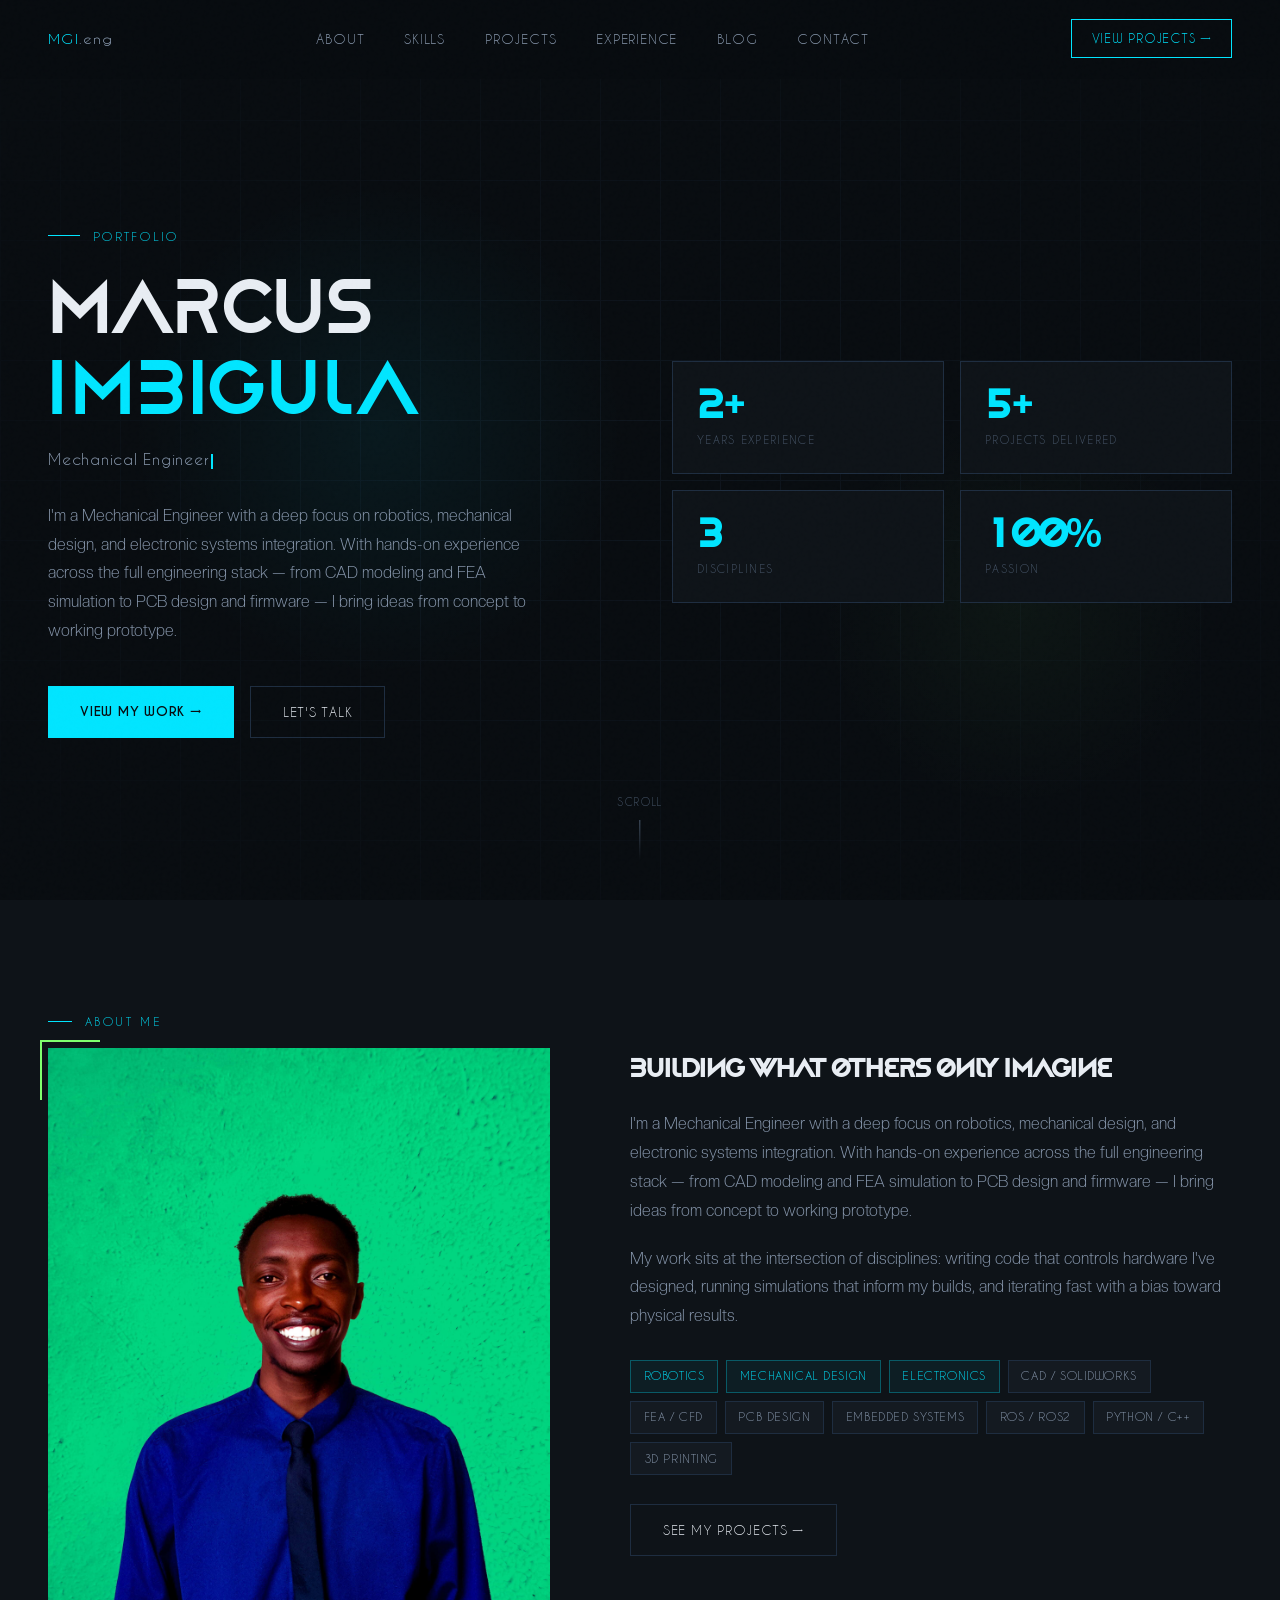
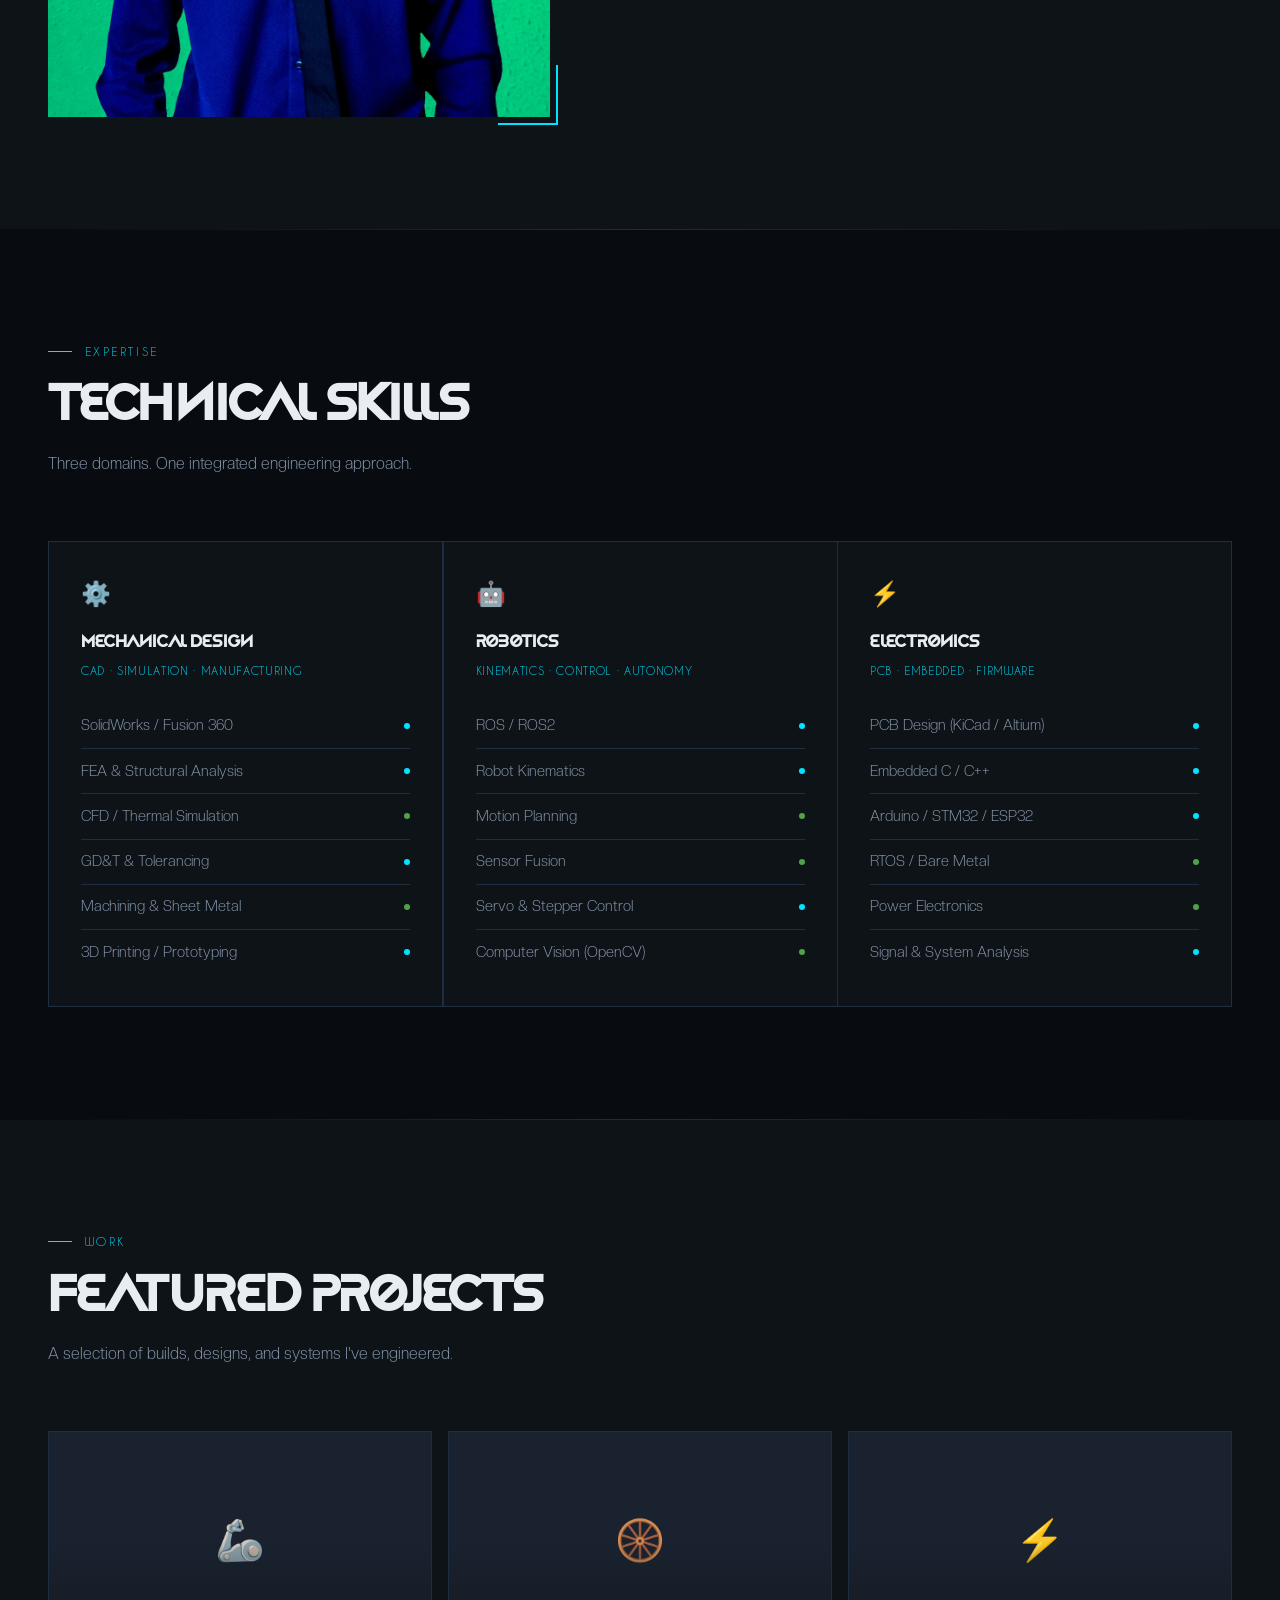
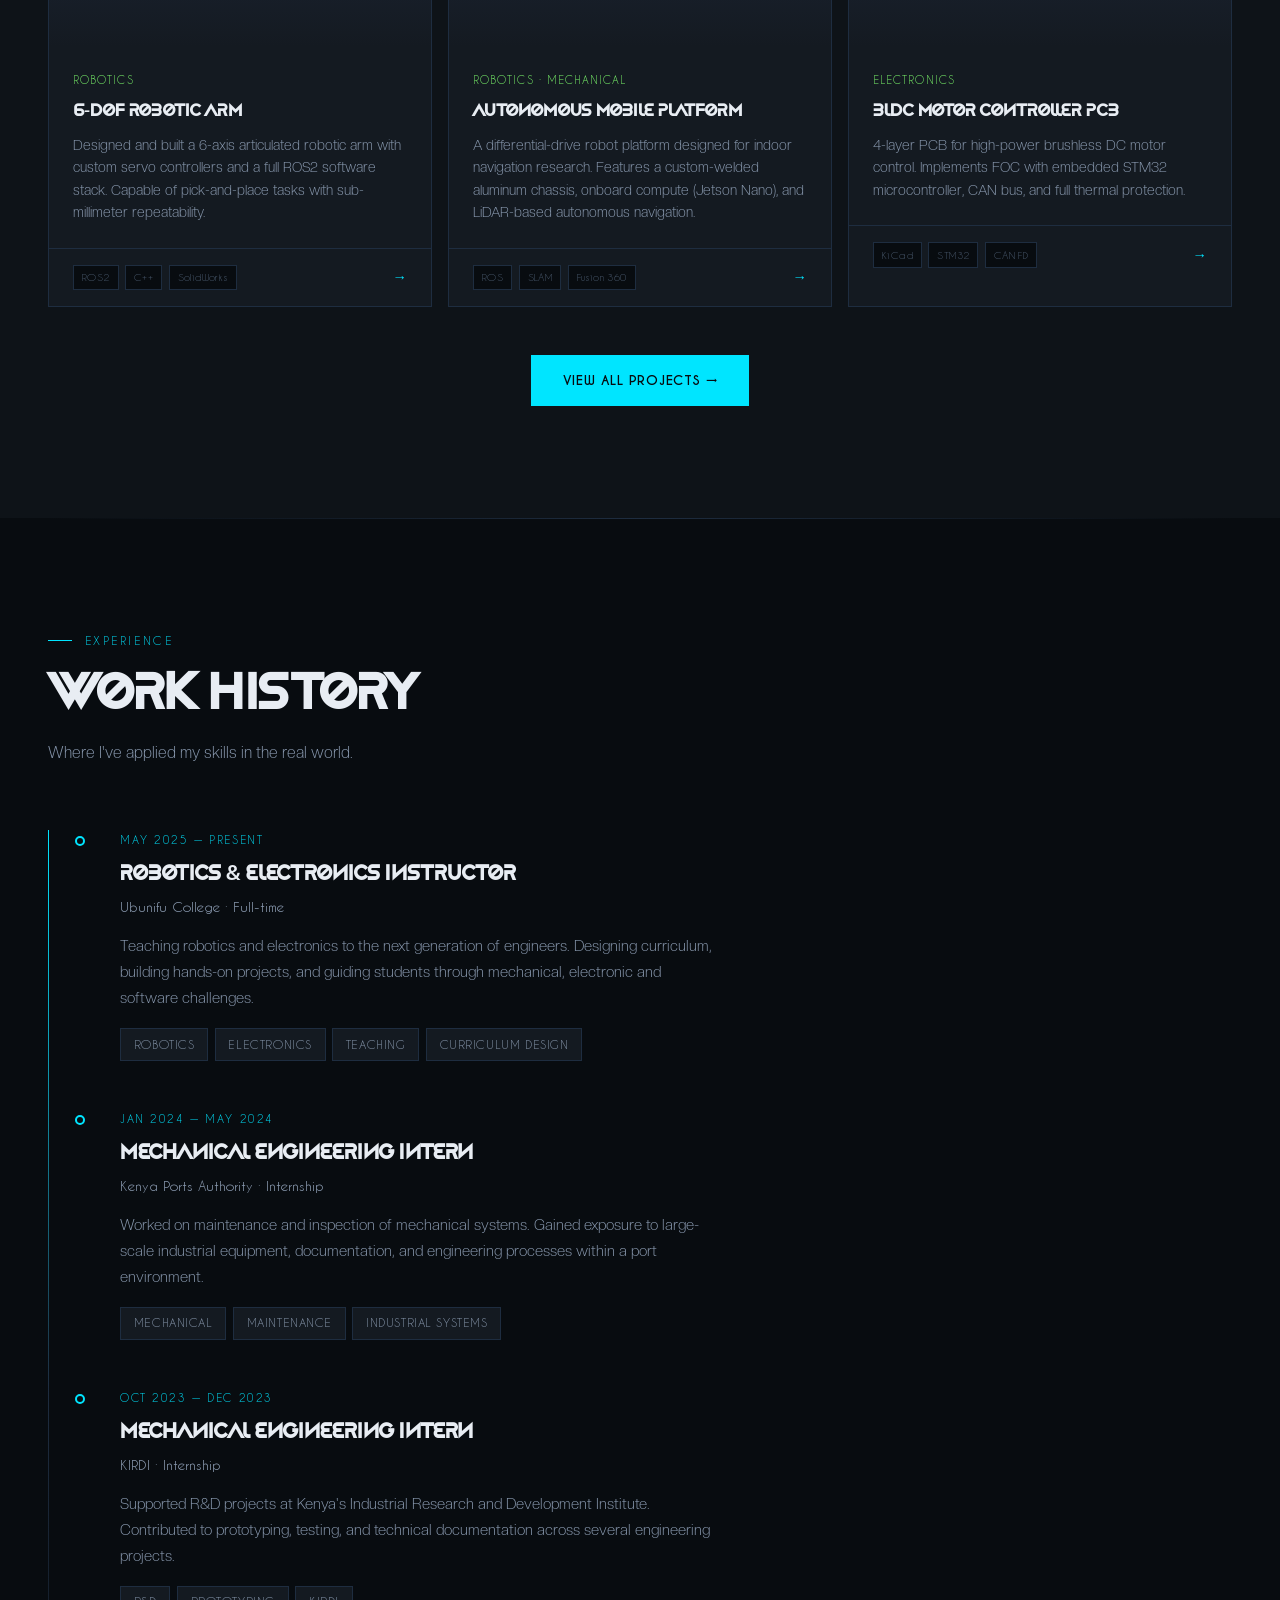
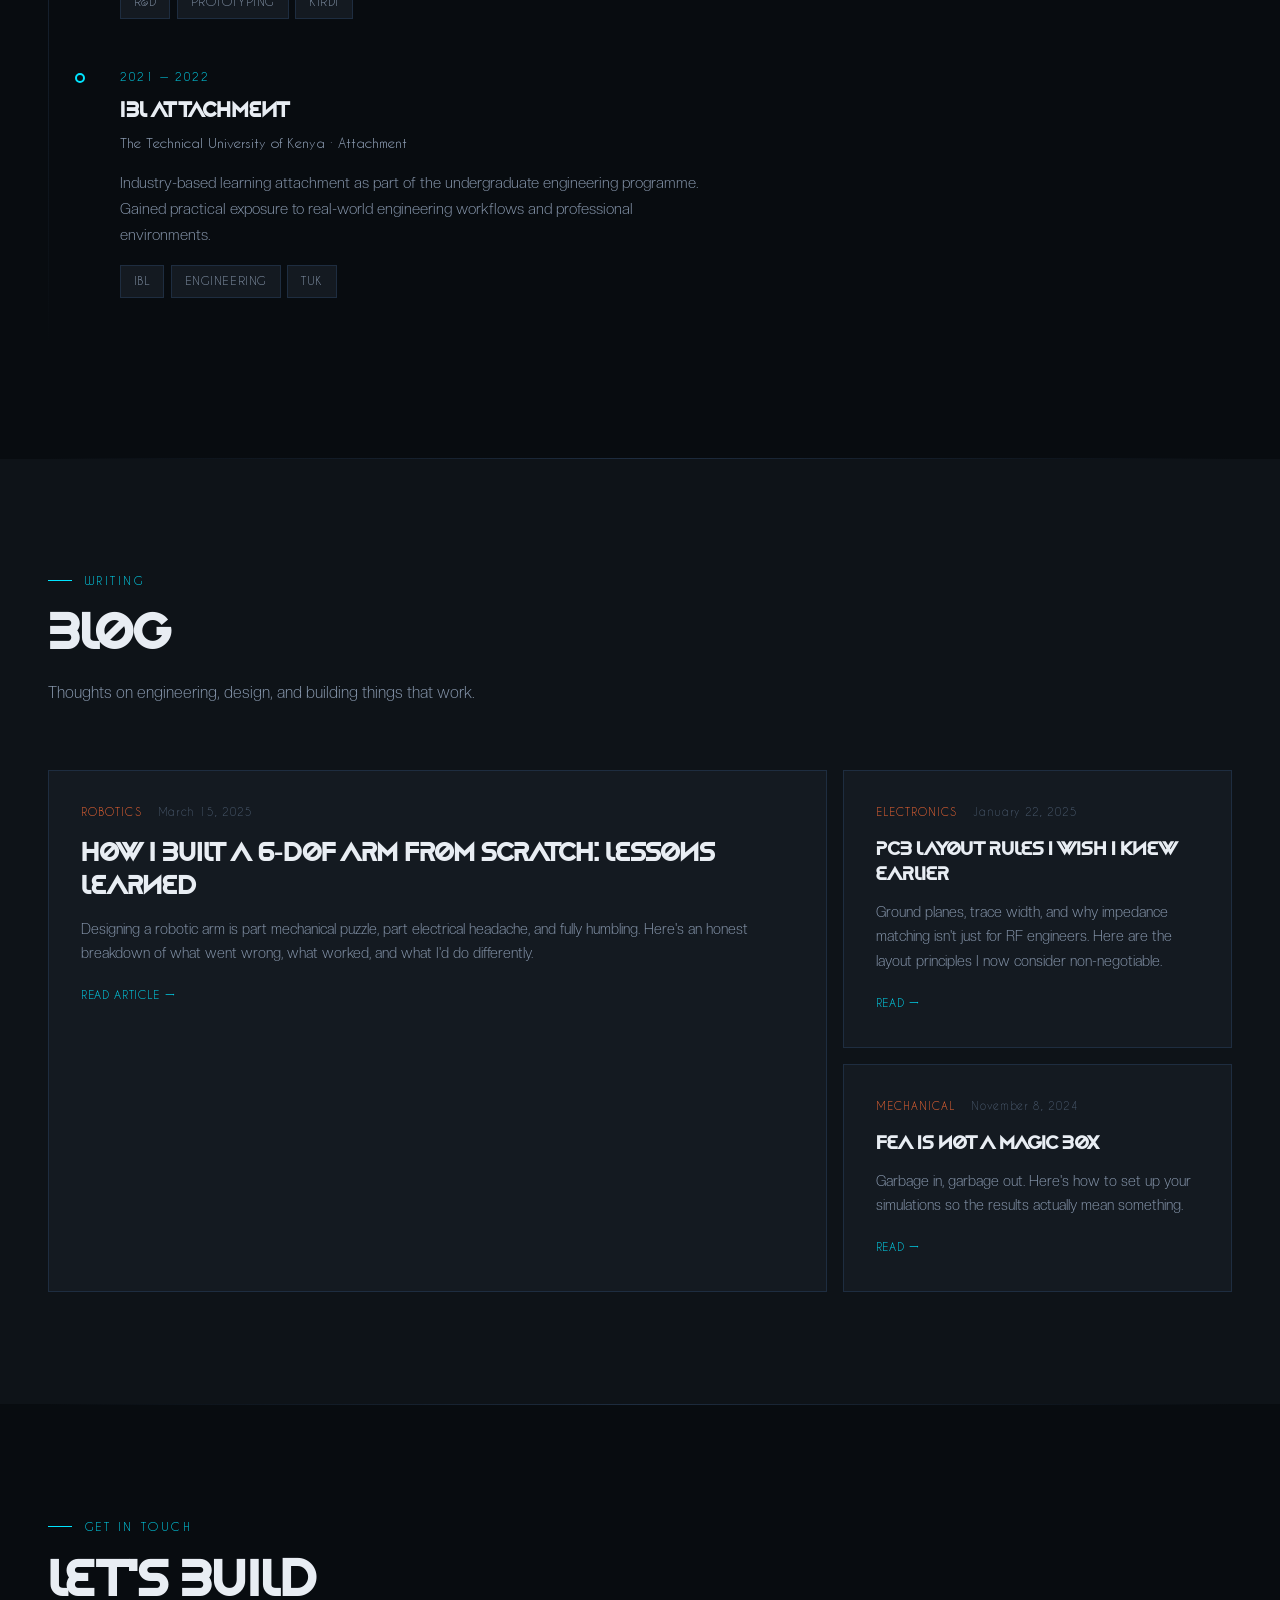
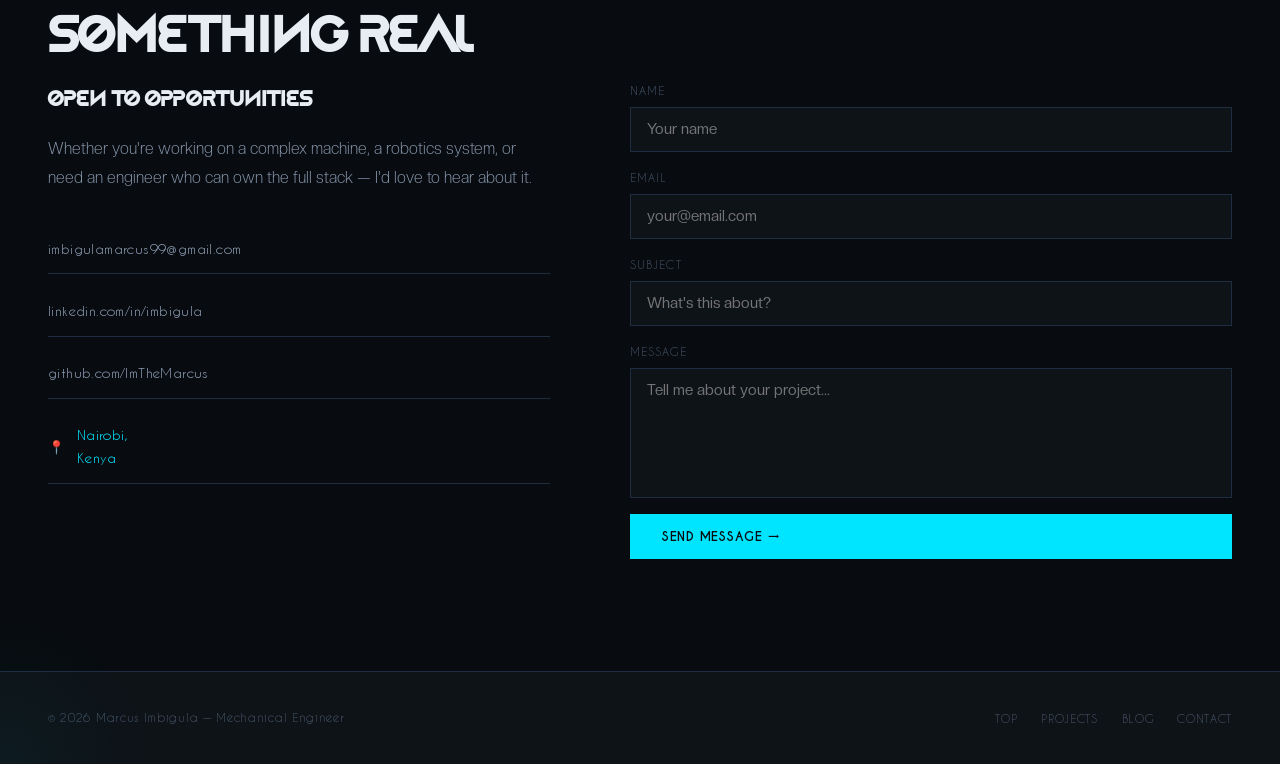
<file: index.html>
<!DOCTYPE html>
<html lang="en">
<head>
  <meta charset="UTF-8" />
  <meta name="viewport" content="width=device-width, initial-scale=1.0" />
  <title>Your Name — Mechanical Engineer</title>
  <meta name="description" content="Mechanical Engineer specializing in robotics, mechanical design, and electronic systems." />
  <link rel="stylesheet" href="css/style.css" />
  <link rel="icon" href="data:image/svg+xml,<svg xmlns='http://www.w3.org/2000/svg' viewBox='0 0 100 100'><text y='.9em' font-size='90'>⚙️</text></svg>" />
</head>
<body>

  <!-- ── NAVIGATION ── -->
  <nav>
    <a href="index.html" class="nav-logo">YN<span>.eng</span></a>
    <ul class="nav-links">
      <li><a href="#about">About</a></li>
      <li><a href="#skills">Skills</a></li>
      <li><a href="#projects">Projects</a></li>
      <li><a href="#work">Experience</a></li>
      <li><a href="#blog">Blog</a></li>
      <li><a href="#contact">Contact</a></li>
    </ul>
    <a href="pages/projects.html" class="nav-cta">View Projects →</a>
    <div class="hamburger" aria-label="Menu">
      <span></span><span></span><span></span>
    </div>
  </nav>

  <!-- ── HERO ── -->
  <section class="hero" id="hero">
    <div class="hero-grid-bg"></div>
    <div class="hero-glow"></div>
    <div class="hero-glow-2"></div>

    <div class="hero-content">
      <div class="hero-left">
        <p class="hero-eyebrow">Portfolio</p>
        <h1 class="hero-name" id="hero-name">
        </h1>
        <p class="hero-title">
          <span id="typing-text">Mechanical Engineer</span><span class="typing-cursor"></span>
        </p>
        <p class="hero-desc" id="hero-desc"></p>
        <div class="hero-actions">
          <a href="#projects" class="btn-primary">View My Work →</a>
          <a href="#contact" class="btn-secondary">Let's Talk</a>
        </div>
      </div>

      <div class="hero-right">
        <div class="hero-stat-cards" id="hero-stats"></div>
      </div>
    </div>

    <div class="hero-scroll-indicator">Scroll</div>
  </section>

  <!-- ── ABOUT ── -->
  <section id="about">
    <div class="section-inner">
      <p class="section-label reveal">About Me</p>
      <div class="about-grid">
        <div class="about-image-wrap reveal">
          <img src="assets/profile-photo.jpeg"
               alt="Marcus Imbigula"
               style="width:100%; height:100%; object-fit:cover; display:block;" />
          <div class="about-image-accent"></div>
          <div class="about-image-accent-2"></div>
        </div>

        <div class="about-content reveal reveal-delay-2">
          <h3 id="about-tagline"></h3>
          <div id="about-bio"></div>
          <div class="about-tags" id="about-tags"></div>
          <a href="pages/projects.html" class="btn-secondary">See My Projects →</a>
        </div>
      </div>
    </div>
  </section>

  <div class="section-divider"></div>

  <!-- ── SKILLS ── -->
  <section id="skills">
    <div class="section-inner">
      <p class="section-label reveal">Expertise</p>
      <h2 class="section-title reveal">Technical Skills</h2>
      <p class="section-subtitle reveal">Three domains. One integrated engineering approach.</p>
      <div class="skills-grid reveal" id="skills-grid"></div>
    </div>
  </section>

  <div class="section-divider"></div>

  <!-- ── PROJECTS PREVIEW ── -->
  <section id="projects">
    <div class="section-inner">
      <p class="section-label reveal">Work</p>
      <h2 class="section-title reveal">Featured Projects</h2>
      <p class="section-subtitle reveal">A selection of builds, designs, and systems I've engineered.</p>
      <div class="projects-preview-grid" id="projects-preview"></div>
      <div class="projects-cta reveal">
        <a href="pages/projects.html" class="btn-primary">View All Projects →</a>
      </div>
    </div>
  </section>

  <div class="section-divider"></div>

  <!-- ── WORK HISTORY ── -->
  <section id="work">
    <div class="section-inner">
      <p class="section-label reveal">Experience</p>
      <h2 class="section-title reveal">Work History</h2>
      <p class="section-subtitle reveal">Where I've applied my skills in the real world.</p>
      <div class="timeline" id="work-timeline"></div>
    </div>
  </section>

  <div class="section-divider"></div>

  <!-- ── BLOG ── -->
  <section id="blog">
    <div class="section-inner">
      <p class="section-label reveal">Writing</p>
      <h2 class="section-title reveal">Blog</h2>
      <p class="section-subtitle reveal">Thoughts on engineering, design, and building things that work.</p>
      <div class="blog-grid reveal" id="blog-preview"></div>
    </div>
  </section>

  <div class="section-divider"></div>

  <!-- ── CONTACT ── -->
  <section id="contact">
    <div class="section-inner">
      <p class="section-label reveal">Get In Touch</p>
      <h2 class="section-title reveal">Let's Build <br/>Something Real</h2>

      <div class="contact-grid">
        <div class="contact-info reveal">
          <h3>Open to Opportunities</h3>
          <p>Whether you're working on a complex machine, a robotics system, or need an engineer who can own the full stack — I'd love to hear about it.</p>
          <div class="contact-links">
            <a href="#" class="contact-link contact-email"><span>✉</span> loading...</a>
            <a href="#" class="contact-link contact-linkedin" target="_blank"><span>in</span> loading...</a>
            <a href="#" class="contact-link contact-github" target="_blank"><span>⌥</span> loading...</a>
            <span class="contact-link"><span>📍</span> <span class="contact-location"></span></span>
          </div>
        </div>

        <form class="contact-form reveal reveal-delay-2" id="contact-form"
              action="https://formspree.io/f/xeeprjnp"
              method="POST">
          <div class="form-group">
            <label class="form-label">Name</label>
            <input type="text" name="name" class="form-input" placeholder="Your name" required />
          </div>
          <div class="form-group">
            <label class="form-label">Email</label>
            <input type="email" name="email" class="form-input" placeholder="your@email.com" required />
          </div>
          <div class="form-group">
            <label class="form-label">Subject</label>
            <input type="text" name="subject" class="form-input" placeholder="What's this about?" required />
          </div>
          <div class="form-group">
            <label class="form-label">Message</label>
            <textarea name="message" class="form-textarea" placeholder="Tell me about your project..." required></textarea>
          </div>
          <div id="form-status" style="display:none;"></div>
          <button type="submit" class="btn-primary" id="form-submit-btn">Send Message →</button>
        </form>
      </div>
    </div>
  </section>

  <!-- ── FOOTER ── -->
  <footer>
    <p class="footer-copy"></p>
    <ul class="footer-links">
      <li><a href="#hero">Top</a></li>
      <li><a href="pages/projects.html">Projects</a></li>
      <li><a href="pages/blog.html">Blog</a></li>
      <li><a href="#contact">Contact</a></li>
    </ul>
  </footer>

  <!-- data → interactions → render (render calls observeReveals which main defines) -->
  <script src="js/data.js"></script>
  <script src="js/main.js"></script>
  <script src="js/render.js"></script>
</body>
</html>
</file>
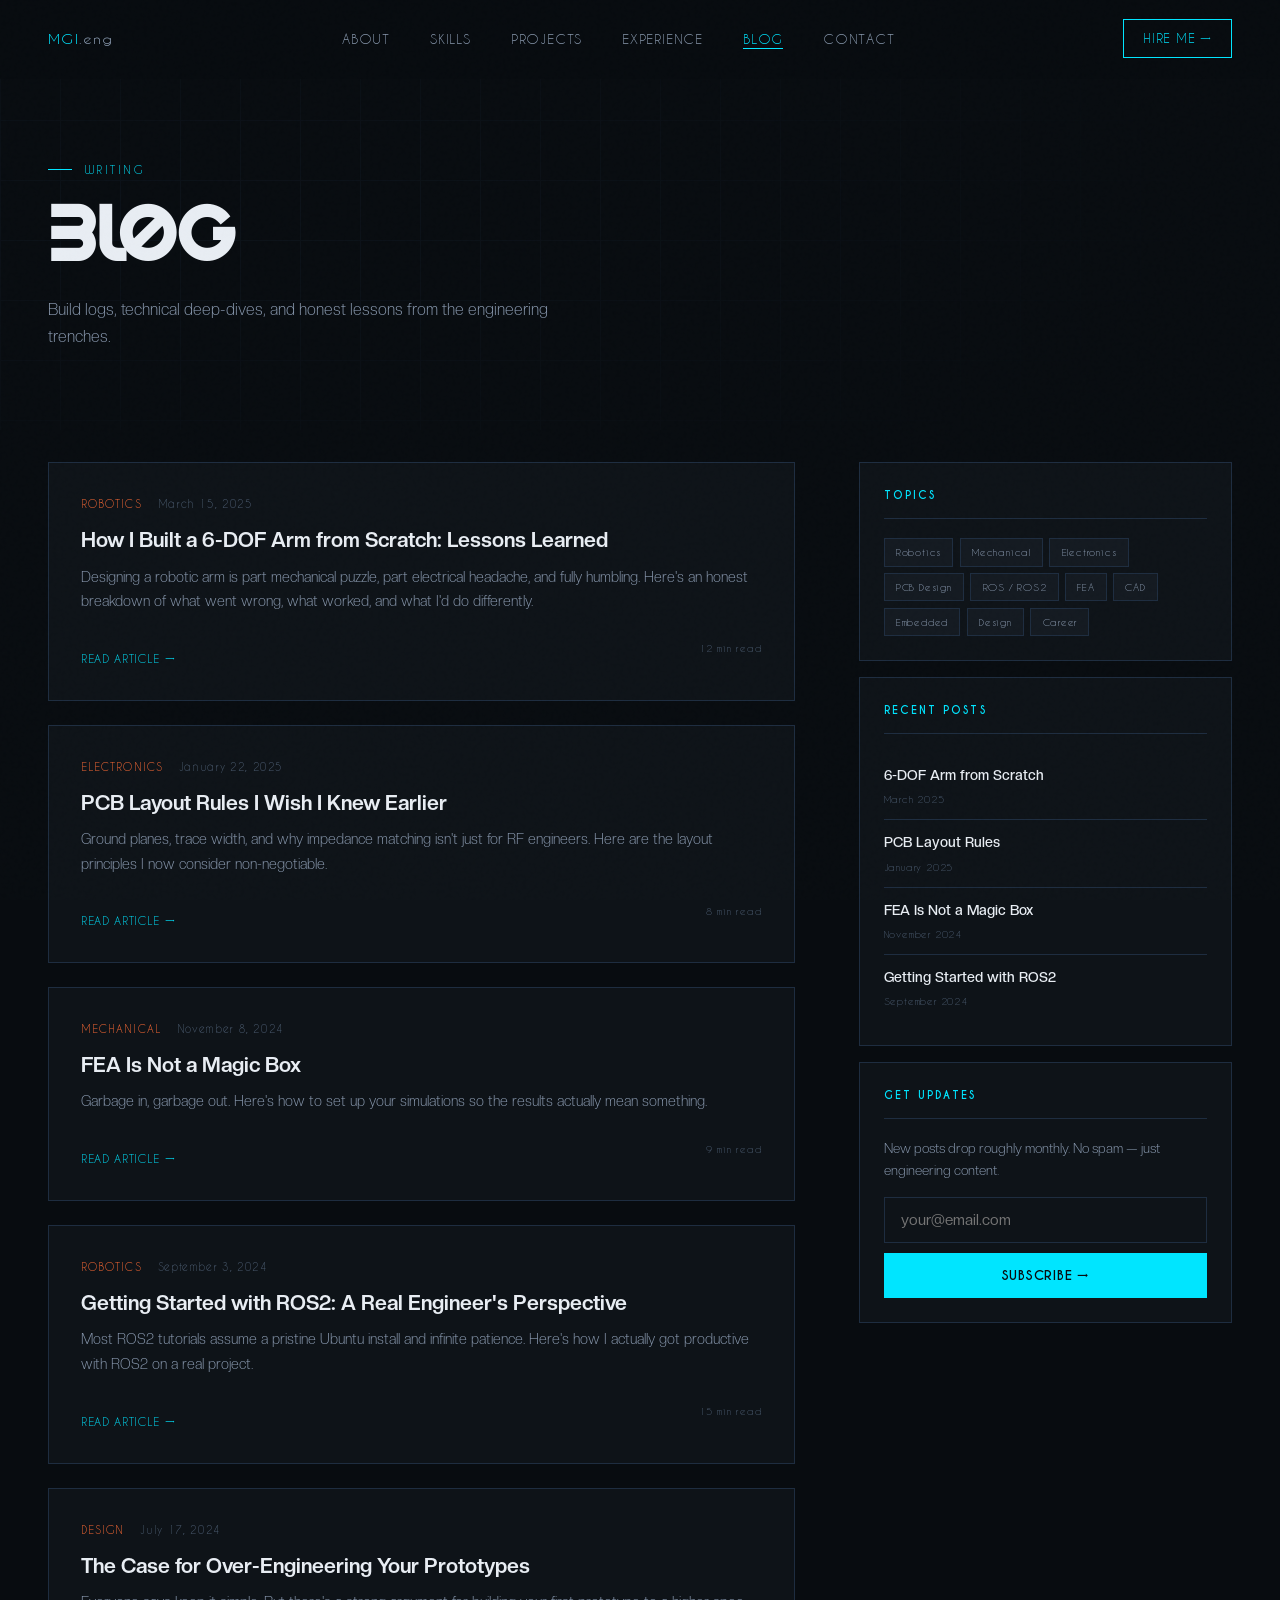
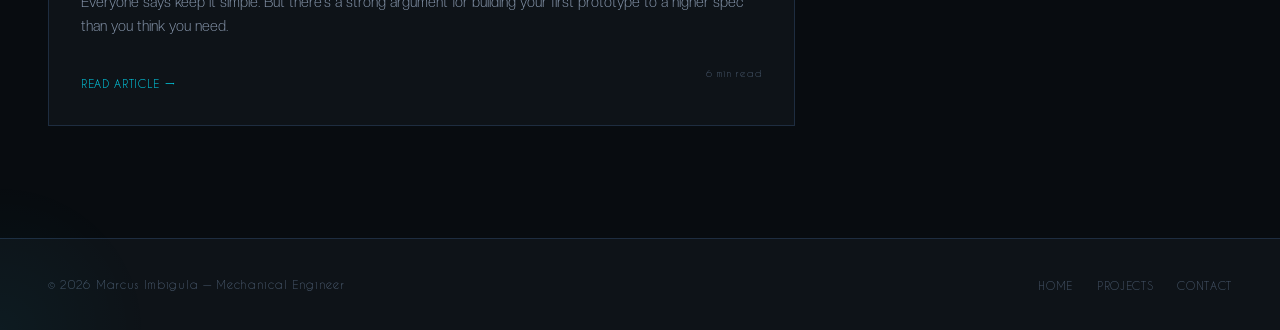
<file: pages/blog.html>
<!DOCTYPE html>
<html lang="en">
<head>
  <meta charset="UTF-8" />
  <meta name="viewport" content="width=device-width, initial-scale=1.0" />
  <title>Blog — Your Name</title>
  <meta name="description" content="Engineering thoughts, build logs, and technical writing." />
  <link rel="stylesheet" href="../css/style.css" />
  <link rel="stylesheet" href="../css/pages.css" />
  <link rel="icon" href="data:image/svg+xml,<svg xmlns='http://www.w3.org/2000/svg' viewBox='0 0 100 100'><text y='.9em' font-size='90'>⚙️</text></svg>" />
</head>
<body>

  <!-- ── NAVIGATION ── -->
  <nav>
    <a href="../index.html" class="nav-logo">YN<span>.eng</span></a>
    <ul class="nav-links">
      <li><a href="../index.html#about">About</a></li>
      <li><a href="../index.html#skills">Skills</a></li>
      <li><a href="projects.html">Projects</a></li>
      <li><a href="../index.html#work">Experience</a></li>
      <li><a href="blog.html" class="active">Blog</a></li>
      <li><a href="../index.html#contact">Contact</a></li>
    </ul>
    <a href="../index.html#contact" class="nav-cta">Hire Me →</a>
    <div class="hamburger"><span></span><span></span><span></span></div>
  </nav>

  <!-- ── PAGE HERO ── -->
  <div class="page-hero">
    <div class="page-hero-bg"></div>
    <div class="page-hero-inner">
      <p class="section-label reveal">Writing</p>
      <h1 class="section-title reveal" style="font-size: clamp(2.5rem, 6vw, 5rem); margin-bottom: 1rem;">
        Blog
      </h1>
      <p class="section-subtitle reveal" style="margin-bottom: 0;">
        Build logs, technical deep-dives, and honest lessons from the engineering trenches.
      </p>
    </div>
  </div>

  <!-- ── BLOG CONTENT ── -->
  <section style="padding-top: 2rem;">
    <div class="section-inner">
      <div class="blog-full-grid">

        <!-- Main Posts -->
        <!-- Populated by data.js + render.js -->
        <div class="blog-main-list" id="blog-list"></div>

        <!-- Sidebar -->
        <aside class="blog-sidebar">

          <div class="sidebar-widget reveal">
            <h3 class="sidebar-widget-title">Topics</h3>
            <div class="sidebar-tags">
              <span class="sidebar-tag">Robotics</span>
              <span class="sidebar-tag">Mechanical</span>
              <span class="sidebar-tag">Electronics</span>
              <span class="sidebar-tag">PCB Design</span>
              <span class="sidebar-tag">ROS / ROS2</span>
              <span class="sidebar-tag">FEA</span>
              <span class="sidebar-tag">CAD</span>
              <span class="sidebar-tag">Embedded</span>
              <span class="sidebar-tag">Design</span>
              <span class="sidebar-tag">Career</span>
            </div>
          </div>

          <div class="sidebar-widget reveal">
            <h3 class="sidebar-widget-title">Recent Posts</h3>
            <div class="recent-post">
              <span class="recent-post-title">6-DOF Arm from Scratch</span>
              <span class="recent-post-date">March 2025</span>
            </div>
            <div class="recent-post">
              <span class="recent-post-title">PCB Layout Rules</span>
              <span class="recent-post-date">January 2025</span>
            </div>
            <div class="recent-post">
              <span class="recent-post-title">FEA Is Not a Magic Box</span>
              <span class="recent-post-date">November 2024</span>
            </div>
            <div class="recent-post">
              <span class="recent-post-title">Getting Started with ROS2</span>
              <span class="recent-post-date">September 2024</span>
            </div>
          </div>

          <div class="sidebar-widget reveal">
            <h3 class="sidebar-widget-title">Get Updates</h3>
            <p style="font-size:0.85rem; color:var(--text2); margin-bottom:1rem; line-height:1.6;">
              New posts drop roughly monthly. No spam — just engineering content.
            </p>
            <input type="email" class="form-input" placeholder="your@email.com" style="margin-bottom:0.6rem;" />
            <button class="btn-primary" style="width:100%; justify-content:center;">Subscribe →</button>
          </div>

        </aside>
      </div>
    </div>
  </section>

  <!-- ── FOOTER ── -->
  <footer>
    <p class="footer-copy">© 2025 Your Name — Mechanical Engineer</p>
    <ul class="footer-links">
      <li><a href="../index.html">Home</a></li>
      <li><a href="projects.html">Projects</a></li>
      <li><a href="../index.html#contact">Contact</a></li>
    </ul>
  </footer>

  <script src="../js/data.js"></script>
  <script src="../js/main.js"></script>
  <script src="../js/render.js"></script>
</body>
</html>
</file>
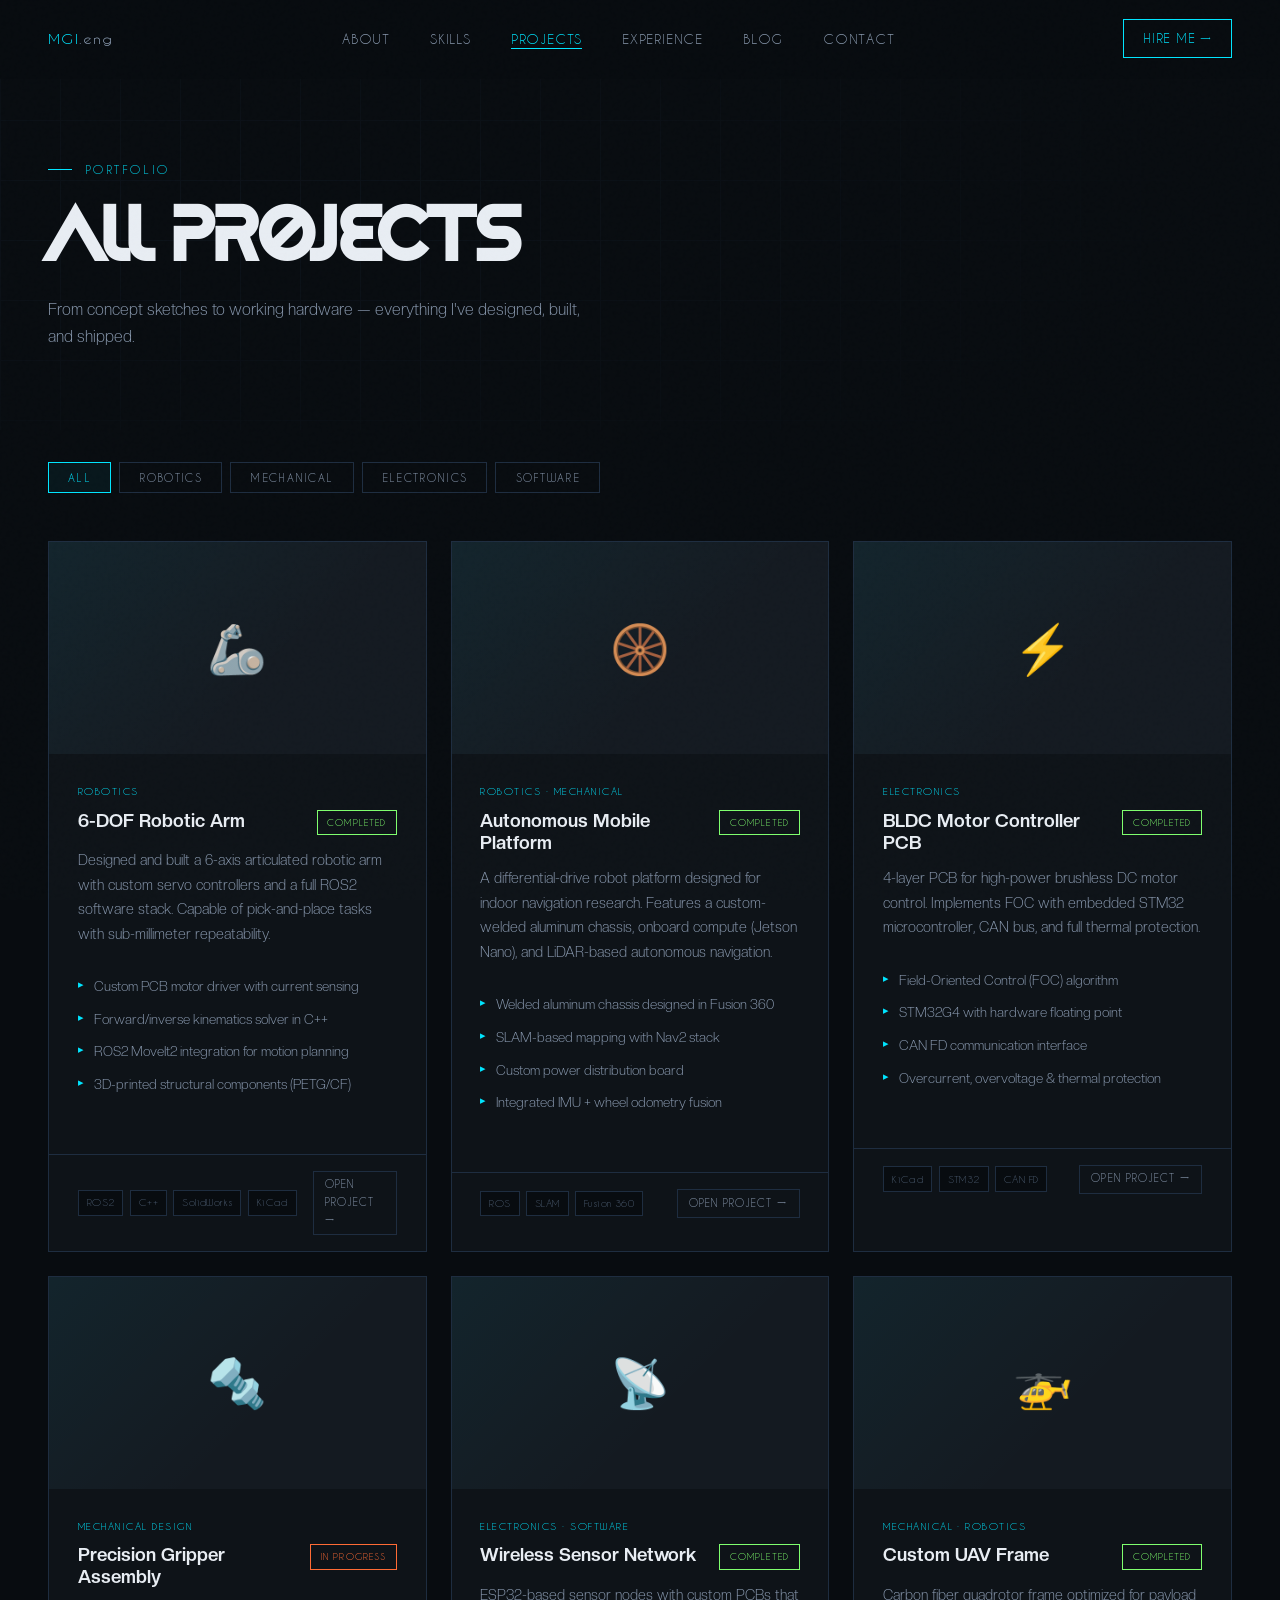
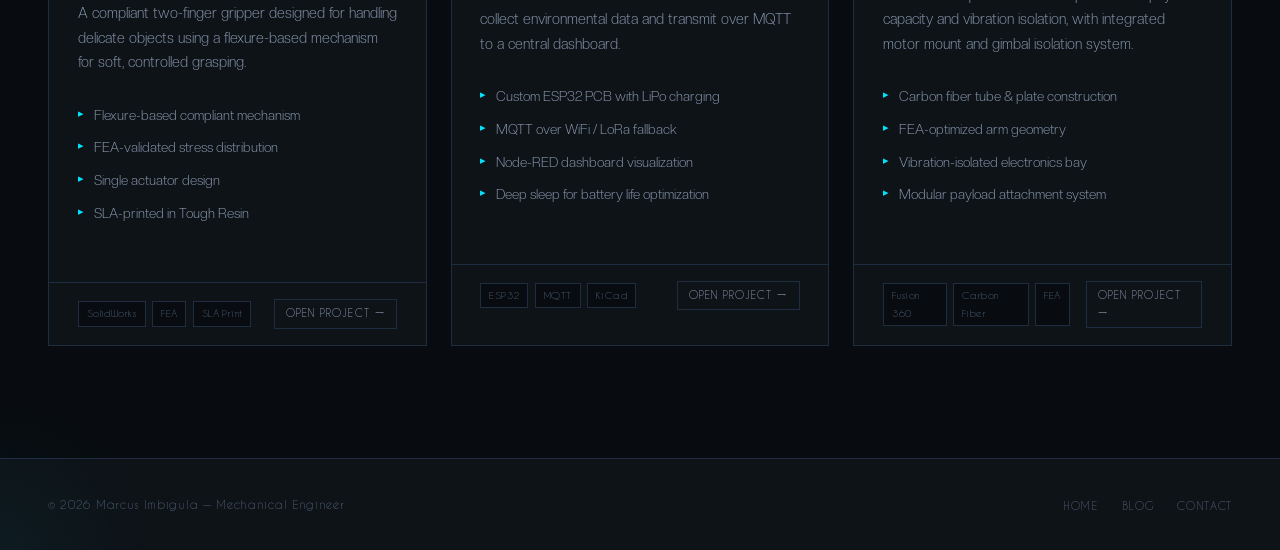
<file: pages/projects.html>
<!DOCTYPE html>
<html lang="en">
<head>
  <meta charset="UTF-8" />
  <meta name="viewport" content="width=device-width, initial-scale=1.0" />
  <title>Projects — Your Name</title>
  <meta name="description" content="Engineering projects spanning robotics, mechanical design, and electronic systems." />
  <link rel="stylesheet" href="../css/style.css" />
  <link rel="stylesheet" href="../css/pages.css" />
  <link rel="icon" href="data:image/svg+xml,<svg xmlns='http://www.w3.org/2000/svg' viewBox='0 0 100 100'><text y='.9em' font-size='90'>⚙️</text></svg>" />
</head>
<body>

  <!-- ── NAVIGATION ── -->
  <nav>
    <a href="../index.html" class="nav-logo">YN<span>.eng</span></a>
    <ul class="nav-links">
      <li><a href="../index.html#about">About</a></li>
      <li><a href="../index.html#skills">Skills</a></li>
      <li><a href="projects.html" class="active">Projects</a></li>
      <li><a href="../index.html#work">Experience</a></li>
      <li><a href="blog.html">Blog</a></li>
      <li><a href="../index.html#contact">Contact</a></li>
    </ul>
    <a href="../index.html#contact" class="nav-cta">Hire Me →</a>
    <div class="hamburger"><span></span><span></span><span></span></div>
  </nav>

  <!-- ── PAGE HERO ── -->
  <div class="page-hero">
    <div class="page-hero-bg"></div>
    <div class="page-hero-inner">
      <p class="section-label reveal">Portfolio</p>
      <h1 class="section-title reveal" style="font-size: clamp(2.5rem, 6vw, 5rem); margin-bottom: 1rem;">
        All Projects
      </h1>
      <p class="section-subtitle reveal" style="margin-bottom: 0;">
        From concept sketches to working hardware — everything I've designed, built, and shipped.
      </p>
    </div>
  </div>

  <!-- ── PROJECTS CONTENT ── -->
  <section style="padding-top: 2rem;">
    <div class="section-inner">

      <!-- Filter Bar -->
      <div class="filter-bar reveal">
        <button class="filter-btn active" data-filter="all">All</button>
        <button class="filter-btn" data-filter="robotics">Robotics</button>
        <button class="filter-btn" data-filter="mechanical">Mechanical</button>
        <button class="filter-btn" data-filter="electronics">Electronics</button>
        <button class="filter-btn" data-filter="software">Software</button>
      </div>

      <!-- Populated by data.js + render.js -->
      <div class="projects-full-grid" id="projects-grid"></div>
    </div>
  </section>

  <!-- ── FOOTER ── -->
  <footer>
    <p class="footer-copy">© 2025 Your Name — Mechanical Engineer</p>
    <ul class="footer-links">
      <li><a href="../index.html">Home</a></li>
      <li><a href="blog.html">Blog</a></li>
      <li><a href="../index.html#contact">Contact</a></li>
    </ul>
  </footer>

  <script src="../js/data.js"></script>
  <script src="../js/main.js"></script>
  <script src="../js/render.js"></script>
  <script>
    // ── FILTER BUTTONS ──
    const filterBtns  = document.querySelectorAll('.filter-btn');
    const projectGrid = document.getElementById('projects-grid');

    filterBtns.forEach(btn => {
      btn.addEventListener('click', () => {
        filterBtns.forEach(b => { b.classList.remove('active'); });
        btn.classList.add('active');
        const filter = btn.dataset.filter;

        const cards = projectGrid.querySelectorAll('.project-full-card');
        cards.forEach(card => {
          const cats = card.dataset.category || '';
          card.style.display = (filter === 'all' || cats.includes(filter)) ? 'block' : 'none';
        });
      });
    });

    // ── CARD CLICK — open detail page ──
    // Runs after render.js has injected the cards
    projectGrid.addEventListener('click', e => {
      const card = e.target.closest('.project-full-card');
      if (!card) return;
      // Don't navigate if they clicked a link inside the card
      if (e.target.closest('a')) return;
      const id = card.dataset.id;
      if (id !== undefined) {
        window.location.href = `project-detail.html?id=${id}`;
      }
    });
  </script>
</body>
</html>
</file>
<file: css/style.css>
/* ── LOCAL FONTS ── */

@font-face {
  font-family: 'Computerist';
  src: url('../fonts/Computerist.ttf') format('truetype');
  font-weight: normal;
  font-style: normal;
  font-display: swap;
}

@font-face {
  font-family: 'LimitBreak';
  src: url('../fonts/Limit Break.otf') format('opentype');
  font-weight: normal;
  font-style: normal;
  font-display: swap;
}

@font-face {
  font-family: 'GrafBold';
  src: url('../fonts/GrafBoldBold.woff2') format('woff2'),
       url('../fonts/GrafBoldBold.woff') format('woff');
  font-weight: bold;
  font-style: normal;
  font-display: swap;
}

@font-face {
  font-family: 'GrafRoundish';
  src: url('../fonts/GrafRoundishMedium.woff2') format('woff2'),
       url('../fonts/GrafRoundishMedium.woff') format('woff');
  font-weight: 500;
  font-style: normal;
  font-display: swap;
}

@font-face {
  font-family: 'GrafOblique';
  src: url('../fonts/GrafObliqueItalic.woff2') format('woff2'),
       url('../fonts/GrafObliqueItalic.woff') format('woff');
  font-weight: normal;
  font-style: italic;
  font-display: swap;
}

@font-face {
  font-family: 'GrafCirculumBricks';
  src: url('../fonts/GrafCirculumBricks.woff2') format('woff2'),
       url('../fonts/GrafCirculumBricks.woff') format('woff');
  font-weight: normal;
  font-style: normal;
  font-display: swap;
}

@font-face {
  font-family: 'CreatoDisplay';
  src: url('../fonts/CreatoDisplay-Light.otf') format('opentype');
  font-weight: 300;
  font-style: normal;
  font-display: swap;
}

@font-face {
  font-family: 'CreatoDisplay';
  src: url('../fonts/CreatoDisplay-Regular.otf') format('opentype');
  font-weight: 400;
  font-style: normal;
  font-display: swap;
}

@font-face {
  font-family: 'CreatoDisplay';
  src: url('../fonts/CreatoDisplay-Medium.otf') format('opentype');
  font-weight: 500;
  font-style: normal;
  font-display: swap;
}

@font-face {
  font-family: 'CreatoDisplay';
  src: url('../fonts/CreatoDisplay-Bold.otf') format('opentype');
  font-weight: 700;
  font-style: normal;
  font-display: swap;
}

@font-face {
  font-family: 'CreatoDisplay';
  src: url('../fonts/CreatoDisplay-ExtraBold.otf') format('opentype');
  font-weight: 800;
  font-style: normal;
  font-display: swap;
}

@font-face {
  font-family: 'CaviarDreams';
  src: url('../fonts/CaviarDreams.ttf') format('truetype');
  font-weight: 400;
  font-style: normal;
  font-display: swap;
}

@font-face {
  font-family: 'CaviarDreams';
  src: url('../fonts/CaviarDreams_Bold.ttf') format('truetype');
  font-weight: 700;
  font-style: normal;
  font-display: swap;
}

@font-face {
  font-family: 'CaviarDreams';
  src: url('../fonts/CaviarDreams_Italic.ttf') format('truetype');
  font-weight: 400;
  font-style: italic;
  font-display: swap;
}

@font-face {
  font-family: 'CaviarDreams';
  src: url('../fonts/CaviarDreams_BoldItalic.ttf') format('truetype');
  font-weight: 700;
  font-style: italic;
  font-display: swap;
}

/* ──────────────────────────────────────────────────────────
   FONT ROLES:
   LimitBreak    → hero name ONLY (giant decorative display)
   CreatoDisplay → all headings, titles, card names
   CaviarDreams  → labels, tags, nav links, mono-style text
   CreatoDisplay → body paragraphs
────────────────────────────────────────────────────────── */

:root {
  --bg: #080c10;
  --bg2: #0e1318;
  --bg3: #141a21;
  --surface: #1a2230;
  --surface2: #222d3d;
  --border: #1e2d40;
  --accent: #00e5ff;
  --accent2: #7fff6e;
  --accent3: #ff6b35;
  --text: #e8edf3;
  --text2: #8a9ab0;
  --text3: #4a5a6e;

  --font-hero:    'Computerist', 'CreatoDisplay', sans-serif;
  --font-heading: 'Computerist', 'CreatoDisplay', sans-serif;
  --font-mono:    'CaviarDreams', sans-serif;
  --font-body:    'CreatoDisplay', sans-serif;

  --radius: 4px;
  --transition: 0.3s cubic-bezier(0.4, 0, 0.2, 1);
}

*, *::before, *::after { box-sizing: border-box; margin: 0; padding: 0; }

html { scroll-behavior: smooth; font-size: 16px; }

body {
  background: var(--bg);
  color: var(--text);
  font-family: var(--font-body);
  font-weight: 300;
  line-height: 1.7;
  overflow-x: hidden;
}

/* ── NOISE TEXTURE OVERLAY ── */
body::before {
  content: '';
  position: fixed;
  inset: 0;
  background-image: url("data:image/svg+xml,%3Csvg viewBox='0 0 256 256' xmlns='http://www.w3.org/2000/svg'%3E%3Cfilter id='noise'%3E%3CfeTurbulence type='fractalNoise' baseFrequency='0.9' numOctaves='4' stitchTiles='stitch'/%3E%3C/filter%3E%3Crect width='100%25' height='100%25' filter='url(%23noise)' opacity='0.04'/%3E%3C/svg%3E");
  pointer-events: none;
  z-index: 9999;
  opacity: 0.4;
}

/* ── SCROLLBAR ── */
::-webkit-scrollbar { width: 4px; }
::-webkit-scrollbar-track { background: var(--bg); }
::-webkit-scrollbar-thumb { background: var(--accent); border-radius: 2px; }

/* ── SELECTION ── */
::selection { background: var(--accent); color: var(--bg); }

/* ── NAVIGATION ── */
nav {
  position: fixed;
  top: 0; left: 0; right: 0;
  z-index: 1000;
  display: flex;
  align-items: center;
  justify-content: space-between;
  padding: 1.2rem 3rem;
  background: rgba(8, 12, 16, 0.85);
  backdrop-filter: blur(20px);
  border-bottom: 1px solid transparent;
  transition: border-color var(--transition);
}

nav.scrolled { border-bottom-color: var(--border); }

.nav-logo {
  font-family: var(--font-mono);
  font-size: 0.88rem;
  color: var(--accent);
  text-decoration: none;
  letter-spacing: 0.1em;
}

.nav-logo span { color: var(--text2); }

.nav-links {
  display: flex;
  gap: 2.5rem;
  list-style: none;
}

.nav-links a {
  font-family: var(--font-mono);
  font-size: 0.82rem;
  color: var(--text2);
  text-decoration: none;
  letter-spacing: 0.06em;
  text-transform: uppercase;
  position: relative;
  transition: color var(--transition);
}

.nav-links a::after {
  content: '';
  position: absolute;
  bottom: -3px; left: 0;
  width: 0; height: 1px;
  background: var(--accent);
  transition: width var(--transition);
}

.nav-links a:hover { color: var(--accent); }
.nav-links a:hover::after { width: 100%; }
.nav-links a.active { color: var(--accent); }
.nav-links a.active::after { width: 100%; }

.nav-cta {
  font-family: var(--font-mono);
  font-size: 0.78rem;
  color: var(--accent);
  border: 1px solid var(--accent);
  padding: 0.5rem 1.2rem;
  text-decoration: none;
  letter-spacing: 0.06em;
  text-transform: uppercase;
  transition: all var(--transition);
}

.nav-cta:hover {
  background: var(--accent);
  color: var(--bg);
}

.hamburger {
  display: none;
  flex-direction: column;
  gap: 5px;
  cursor: pointer;
  padding: 4px;
}

.hamburger span {
  width: 24px; height: 1.5px;
  background: var(--text);
  transition: all var(--transition);
  display: block;
}

/* ── HERO ── */
.hero {
  min-height: 100vh;
  display: flex;
  align-items: center;
  padding: 8rem 3rem 4rem;
  position: relative;
  overflow: hidden;
}

.hero-grid-bg {
  position: absolute;
  inset: 0;
  background-image:
    linear-gradient(var(--border) 1px, transparent 1px),
    linear-gradient(90deg, var(--border) 1px, transparent 1px);
  background-size: 60px 60px;
  opacity: 0.3;
  mask-image: radial-gradient(ellipse 70% 70% at 50% 50%, black, transparent);
}

.hero-glow {
  position: absolute;
  top: 20%; left: 10%;
  width: 500px; height: 500px;
  background: radial-gradient(circle, rgba(0, 229, 255, 0.06) 0%, transparent 70%);
  pointer-events: none;
}

.hero-glow-2 {
  position: absolute;
  bottom: 10%; right: 5%;
  width: 400px; height: 400px;
  background: radial-gradient(circle, rgba(127, 255, 110, 0.04) 0%, transparent 70%);
  pointer-events: none;
}

.hero-content {
  max-width: 1200px;
  margin: 0 auto;
  width: 100%;
  display: grid;
  grid-template-columns: 1fr 1fr;
  gap: 4rem;
  align-items: center;
  position: relative;
  z-index: 1;
}

.hero-eyebrow {
  font-family: var(--font-mono);
  font-size: 0.75rem;
  color: var(--accent);
  letter-spacing: 0.18em;
  text-transform: uppercase;
  margin-bottom: 1.5rem;
  display: flex;
  align-items: center;
  gap: 0.8rem;
}

.hero-eyebrow::before {
  content: '';
  width: 32px; height: 1px;
  background: var(--accent);
}

/* LimitBreak used ONLY here */
.hero-name {
  font-family: var(--font-hero);
  font-weight: normal;
  font-size: clamp(3rem, 6vw, 5.5rem);
  line-height: 1.05;
  letter-spacing: 0.02em;
  margin-bottom: 1rem;
}

.hero-name .line { display: block; overflow: hidden; }
.hero-name .accent-word { color: var(--accent); }

.hero-title {
  font-family: var(--font-mono);
  font-size: 0.95rem;
  color: var(--text2);
  margin-bottom: 1.8rem;
  letter-spacing: 0.05em;
}

.hero-title .typing-cursor {
  display: inline-block;
  width: 2px; height: 1em;
  background: var(--accent);
  animation: blink 1s step-end infinite;
  vertical-align: middle;
  margin-left: 2px;
}

@keyframes blink { 0%, 100% { opacity: 1; } 50% { opacity: 0; } }

.hero-desc {
  color: var(--text2);
  font-size: 1rem;
  line-height: 1.8;
  margin-bottom: 2.5rem;
  max-width: 480px;
}

.hero-actions {
  display: flex;
  gap: 1rem;
  flex-wrap: wrap;
}

.btn-primary {
  font-family: var(--font-mono);
  font-size: 0.8rem;
  letter-spacing: 0.06em;
  text-transform: uppercase;
  padding: 0.9rem 2rem;
  background: var(--accent);
  color: var(--bg);
  border: none;
  text-decoration: none;
  cursor: pointer;
  position: relative;
  overflow: hidden;
  transition: all var(--transition);
  display: inline-flex;
  align-items: center;
  gap: 0.5rem;
  font-weight: 700;
}

.btn-primary::before {
  content: '';
  position: absolute;
  top: 0; left: -100%;
  width: 100%; height: 100%;
  background: rgba(255,255,255,0.15);
  transition: left 0.4s ease;
}

.btn-primary:hover::before { left: 100%; }
.btn-primary:hover { box-shadow: 0 0 30px rgba(0, 229, 255, 0.3); }

.btn-secondary {
  font-family: var(--font-mono);
  font-size: 0.8rem;
  letter-spacing: 0.06em;
  text-transform: uppercase;
  padding: 0.9rem 2rem;
  background: transparent;
  color: var(--text);
  border: 1px solid var(--border);
  text-decoration: none;
  cursor: pointer;
  transition: all var(--transition);
  display: inline-flex;
  align-items: center;
  gap: 0.5rem;
}

.btn-secondary:hover {
  border-color: var(--accent);
  color: var(--accent);
}

/* Hero Right — Stat Cards */
.hero-right {
  position: relative;
  display: flex;
  flex-direction: column;
  gap: 1rem;
  align-items: flex-end;
}

.hero-stat-cards {
  display: grid;
  grid-template-columns: 1fr 1fr;
  gap: 1rem;
  width: 100%;
}

.stat-card {
  background: var(--bg2);
  border: 1px solid var(--border);
  padding: 1.5rem;
  position: relative;
  overflow: hidden;
  transition: border-color var(--transition), transform var(--transition);
}

.stat-card::before {
  content: '';
  position: absolute;
  top: 0; left: 0;
  width: 3px; height: 0;
  background: var(--accent);
  transition: height 0.4s ease;
}

.stat-card:hover { border-color: var(--accent); transform: translateY(-2px); }
.stat-card:hover::before { height: 100%; }

.stat-number {
  font-family: var(--font-heading);
  font-size: 2.5rem;
  font-weight: 800;
  color: var(--accent);
  line-height: 1;
  margin-bottom: 0.3rem;
}

.stat-label {
  font-family: var(--font-mono);
  font-size: 0.68rem;
  color: var(--text3);
  letter-spacing: 0.12em;
  text-transform: uppercase;
}

.hero-scroll-indicator {
  position: absolute;
  bottom: 2.5rem;
  left: 50%;
  transform: translateX(-50%);
  display: flex;
  flex-direction: column;
  align-items: center;
  gap: 0.5rem;
  font-family: var(--font-mono);
  font-size: 0.65rem;
  color: var(--text3);
  letter-spacing: 0.15em;
  text-transform: uppercase;
  animation: float 2s ease-in-out infinite;
}

.hero-scroll-indicator::after {
  content: '';
  width: 1px;
  height: 40px;
  background: linear-gradient(to bottom, var(--text3), transparent);
}

@keyframes float {
  0%, 100% { transform: translateX(-50%) translateY(0); }
  50% { transform: translateX(-50%) translateY(-6px); }
}

/* ── SECTIONS COMMON ── */
section { padding: 7rem 3rem; }

.section-inner { max-width: 1200px; margin: 0 auto; }

.section-label {
  font-family: var(--font-mono);
  font-size: 0.72rem;
  color: var(--accent);
  letter-spacing: 0.22em;
  text-transform: uppercase;
  margin-bottom: 1rem;
  display: flex;
  align-items: center;
  gap: 0.8rem;
}

.section-label::before {
  content: '';
  width: 24px; height: 1px;
  background: var(--accent);
}

.section-title {
  font-family: var(--font-heading);
  font-weight: 800;
  font-size: clamp(2rem, 4vw, 3.2rem);
  line-height: 1.1;
  letter-spacing: -0.01em;
  margin-bottom: 1rem;
}

.section-subtitle {
  color: var(--text2);
  font-size: 1rem;
  max-width: 560px;
  margin-bottom: 4rem;
}

/* ── ABOUT ── */
#about { background: var(--bg2); }

.about-grid {
  display: grid;
  grid-template-columns: 1fr 1.2fr;
  gap: 5rem;
  align-items: start;
}

.about-image-wrap { position: relative; }

.about-image-placeholder {
  width: 100%;
  aspect-ratio: 3/4;
  background: var(--bg3);
  border: 1px solid var(--border);
  display: flex;
  flex-direction: column;
  align-items: center;
  justify-content: center;
  gap: 1rem;
  color: var(--text3);
  font-family: var(--font-mono);
  font-size: 0.75rem;
  letter-spacing: 0.1em;
  position: relative;
  overflow: hidden;
}

.about-image-placeholder svg { opacity: 0.3; }

.about-image-placeholder::before {
  content: '';
  position: absolute;
  top: 0; right: 0;
  width: 60%; height: 60%;
  background: radial-gradient(circle at top right, rgba(0,229,255,0.05), transparent);
}

.about-image-accent {
  position: absolute;
  bottom: -8px; right: -8px;
  width: 60px; height: 60px;
  border-right: 2px solid var(--accent);
  border-bottom: 2px solid var(--accent);
}

.about-image-accent-2 {
  position: absolute;
  top: -8px; left: -8px;
  width: 60px; height: 60px;
  border-left: 2px solid var(--accent2);
  border-top: 2px solid var(--accent2);
}

.about-content h3 {
  font-family: var(--font-heading);
  font-size: 1.6rem;
  font-weight: 700;
  margin-bottom: 1.2rem;
}

.about-content p {
  color: var(--text2);
  margin-bottom: 1.2rem;
  line-height: 1.8;
}

.about-tags {
  display: flex;
  flex-wrap: wrap;
  gap: 0.5rem;
  margin: 1.8rem 0;
}

.tag {
  font-family: var(--font-mono);
  font-size: 0.73rem;
  letter-spacing: 0.05em;
  padding: 0.35rem 0.8rem;
  background: var(--bg3);
  border: 1px solid var(--border);
  color: var(--text2);
  text-transform: uppercase;
  transition: all var(--transition);
}

.tag:hover { border-color: var(--accent); color: var(--accent); }
.tag.accent { border-color: rgba(0,229,255,0.3); color: var(--accent); background: rgba(0,229,255,0.05); }

/* ── SKILLS ── */
#skills { background: var(--bg); }

.skills-grid {
  display: grid;
  grid-template-columns: repeat(3, 1fr);
  gap: 1.5px;
  background: var(--border);
  border: 1px solid var(--border);
}

.skill-category {
  background: var(--bg2);
  padding: 2rem;
  transition: background var(--transition);
}

.skill-category:hover { background: var(--bg3); }

.skill-cat-icon { font-size: 1.5rem; margin-bottom: 0.8rem; }

.skill-cat-title {
  font-family: var(--font-heading);
  font-size: 1.05rem;
  font-weight: 700;
  margin-bottom: 0.3rem;
}

.skill-cat-subtitle {
  font-family: var(--font-mono);
  font-size: 0.7rem;
  color: var(--accent);
  letter-spacing: 0.06em;
  text-transform: uppercase;
  margin-bottom: 1.5rem;
}

.skill-list { list-style: none; }

.skill-list li {
  display: flex;
  align-items: center;
  justify-content: space-between;
  padding: 0.6rem 0;
  border-bottom: 1px solid var(--border);
  font-size: 0.92rem;
  color: var(--text2);
  transition: color var(--transition);
}

.skill-list li:last-child { border-bottom: none; }
.skill-list li:hover { color: var(--text); }

.skill-dot {
  width: 6px; height: 6px;
  border-radius: 50%;
  background: var(--accent);
  opacity: 0.5;
  flex-shrink: 0;
}

.skill-dot.full { opacity: 1; }
.skill-dot.med { opacity: 0.6; background: var(--accent2); }

/* ── PROJECTS PREVIEW ── */
#projects { background: var(--bg2); }

.projects-preview-grid {
  display: grid;
  grid-template-columns: repeat(3, 1fr);
  gap: 1rem;
  margin-bottom: 3rem;
}

.project-card {
  background: var(--bg3);
  border: 1px solid var(--border);
  overflow: hidden;
  position: relative;
  transition: border-color var(--transition), transform var(--transition);
  cursor: pointer;
}

.project-card:hover {
  border-color: var(--accent);
  transform: translateY(-4px);
}

.project-card-thumb {
  width: 100%;
  aspect-ratio: 16/9;
  background: var(--surface);
  display: flex;
  align-items: center;
  justify-content: center;
  font-size: 2.5rem;
  position: relative;
  overflow: hidden;
}

.project-card-thumb::after {
  content: '';
  position: absolute;
  inset: 0;
  background: linear-gradient(to bottom, transparent 50%, var(--bg3));
}

.project-card-body { padding: 1.5rem; }

.project-card-tag {
  font-family: var(--font-mono);
  font-size: 0.67rem;
  color: var(--accent2);
  letter-spacing: 0.1em;
  text-transform: uppercase;
  margin-bottom: 0.5rem;
}

.project-card-title {
  font-family: var(--font-heading);
  font-size: 1.05rem;
  font-weight: 700;
  margin-bottom: 0.5rem;
}

.project-card-desc {
  font-size: 0.88rem;
  color: var(--text2);
  line-height: 1.6;
}

.project-card-footer {
  padding: 1rem 1.5rem;
  border-top: 1px solid var(--border);
  display: flex;
  align-items: center;
  justify-content: space-between;
}

.project-card-stack { display: flex; gap: 0.4rem; }

.stack-badge {
  font-family: var(--font-mono);
  font-size: 0.63rem;
  padding: 0.2rem 0.5rem;
  background: var(--bg);
  color: var(--text3);
  border: 1px solid var(--border);
  letter-spacing: 0.04em;
}

.project-card-arrow {
  color: var(--accent);
  font-size: 0.9rem;
  transition: transform var(--transition);
}

.project-card:hover .project-card-arrow { transform: translateX(4px); }
.projects-cta { text-align: center; }

/* ── WORK HISTORY ── */
#work { background: var(--bg); }

.timeline { position: relative; padding-left: 2rem; }

.timeline::before {
  content: '';
  position: absolute;
  left: 0; top: 0; bottom: 0;
  width: 1px;
  background: linear-gradient(to bottom, var(--accent), var(--border), transparent);
}

.timeline-item {
  position: relative;
  padding: 0 0 3rem 2.5rem;
}

.timeline-item::before {
  content: '';
  position: absolute;
  left: -5px; top: 6px;
  width: 10px; height: 10px;
  border-radius: 50%;
  background: var(--bg);
  border: 2px solid var(--accent);
  transition: background var(--transition);
}

.timeline-item:hover::before { background: var(--accent); }

.timeline-date {
  font-family: var(--font-mono);
  font-size: 0.7rem;
  color: var(--accent);
  letter-spacing: 0.14em;
  text-transform: uppercase;
  margin-bottom: 0.5rem;
}

.timeline-role {
  font-family: var(--font-heading);
  font-size: 1.3rem;
  font-weight: 700;
  margin-bottom: 0.2rem;
}

.timeline-company {
  font-family: var(--font-mono);
  font-size: 0.84rem;
  color: var(--text2);
  margin-bottom: 1rem;
}

.timeline-desc {
  color: var(--text2);
  font-size: 0.95rem;
  line-height: 1.7;
  max-width: 600px;
  margin-bottom: 1rem;
}

.timeline-tags { display: flex; flex-wrap: wrap; gap: 0.4rem; }

/* ── BLOG ── */
#blog { background: var(--bg2); }

.blog-grid {
  display: grid;
  grid-template-columns: 2fr 1fr;
  gap: 1rem;
}

.blog-card {
  background: var(--bg3);
  border: 1px solid var(--border);
  padding: 2rem;
  transition: border-color var(--transition), transform var(--transition);
  cursor: pointer;
  text-decoration: none;
  color: inherit;
  display: block;
}

.blog-card:hover { border-color: var(--accent); transform: translateY(-2px); }
.blog-card.featured { grid-row: span 2; }

.blog-card-meta {
  display: flex;
  align-items: center;
  gap: 1rem;
  margin-bottom: 1rem;
}

.blog-cat {
  font-family: var(--font-mono);
  font-size: 0.67rem;
  color: var(--accent3);
  letter-spacing: 0.1em;
  text-transform: uppercase;
}

.blog-date {
  font-family: var(--font-mono);
  font-size: 0.67rem;
  color: var(--text3);
  letter-spacing: 0.06em;
}

.blog-card-title {
  font-family: var(--font-heading);
  font-size: 1.2rem;
  font-weight: 700;
  margin-bottom: 0.8rem;
  line-height: 1.3;
}

.blog-card.featured .blog-card-title { font-size: 1.6rem; }

.blog-card-excerpt {
  color: var(--text2);
  font-size: 0.9rem;
  line-height: 1.7;
}

.blog-read-more {
  display: inline-flex;
  align-items: center;
  gap: 0.4rem;
  font-family: var(--font-mono);
  font-size: 0.7rem;
  color: var(--accent);
  letter-spacing: 0.06em;
  text-transform: uppercase;
  margin-top: 1.2rem;
}

/* ── CONTACT ── */
#contact { background: var(--bg); }

.contact-grid {
  display: grid;
  grid-template-columns: 1fr 1.2fr;
  gap: 5rem;
  align-items: start;
}

.contact-info h3 {
  font-family: var(--font-heading);
  font-size: 1.4rem;
  font-weight: 700;
  margin-bottom: 1rem;
}

.contact-info p { color: var(--text2); margin-bottom: 2rem; line-height: 1.8; }

.contact-links { display: flex; flex-direction: column; gap: 0.8rem; }

.contact-link {
  display: flex;
  align-items: center;
  gap: 0.8rem;
  font-family: var(--font-mono);
  font-size: 0.84rem;
  color: var(--text2);
  text-decoration: none;
  letter-spacing: 0.03em;
  padding: 0.8rem 0;
  border-bottom: 1px solid var(--border);
  transition: color var(--transition);
}

.contact-link:hover { color: var(--accent); }
.contact-link span { color: var(--accent); width: 16px; text-align: center; }

.contact-form { display: flex; flex-direction: column; gap: 1rem; }

.form-group { display: flex; flex-direction: column; gap: 0.4rem; }

.form-label {
  font-family: var(--font-mono);
  font-size: 0.7rem;
  color: var(--text3);
  letter-spacing: 0.1em;
  text-transform: uppercase;
}

.form-input, .form-textarea {
  background: var(--bg2);
  border: 1px solid var(--border);
  color: var(--text);
  font-family: var(--font-body);
  font-size: 0.95rem;
  padding: 0.8rem 1rem;
  outline: none;
  transition: border-color var(--transition);
  resize: none;
  width: 100%;
}

.form-input:focus, .form-textarea:focus { border-color: var(--accent); }
.form-textarea { min-height: 130px; }

/* ── FOOTER ── */
footer {
  background: var(--bg2);
  border-top: 1px solid var(--border);
  padding: 2rem 3rem;
  display: flex;
  align-items: center;
  justify-content: space-between;
}

.footer-copy {
  font-family: var(--font-mono);
  font-size: 0.72rem;
  color: var(--text3);
  letter-spacing: 0.06em;
}

.footer-links {
  display: flex;
  gap: 1.5rem;
  list-style: none;
}

.footer-links a {
  font-family: var(--font-mono);
  font-size: 0.7rem;
  color: var(--text3);
  text-decoration: none;
  letter-spacing: 0.06em;
  text-transform: uppercase;
  transition: color var(--transition);
}

.footer-links a:hover { color: var(--accent); }

/* ── DIVIDER ── */
.section-divider {
  height: 1px;
  background: linear-gradient(to right, transparent, var(--border), transparent);
  margin: 0 3rem;
}

/* ── ANIMATIONS ── */
.reveal {
  opacity: 0;
  transform: translateY(24px);
  transition: opacity 0.7s ease, transform 0.7s ease;
}

.reveal.visible {
  opacity: 1;
  transform: translateY(0);
}

.reveal-delay-1 { transition-delay: 0.1s; }
.reveal-delay-2 { transition-delay: 0.2s; }
.reveal-delay-3 { transition-delay: 0.3s; }
.reveal-delay-4 { transition-delay: 0.4s; }

/* ── MOBILE NAV ── */
@media (max-width: 900px) {
  nav { padding: 1rem 1.5rem; }
  .hamburger { display: flex; }

  .nav-links {
    position: fixed;
    top: 0; right: -100%;
    height: 100vh;
    width: 260px;
    background: var(--bg2);
    border-left: 1px solid var(--border);
    flex-direction: column;
    padding: 5rem 2rem 2rem;
    gap: 0;
    transition: right var(--transition);
    z-index: 999;
  }

  .nav-links.open { right: 0; }
  .nav-links li { border-bottom: 1px solid var(--border); }
  .nav-links a { display: block; padding: 1rem 0; font-size: 0.88rem; }
  .nav-cta { display: none; }

  .hero { padding: 7rem 1.5rem 4rem; }
  .hero-content { grid-template-columns: 1fr; gap: 3rem; }
  .hero-right { align-items: stretch; }

  section { padding: 4rem 1.5rem; }

  .about-grid { grid-template-columns: 1fr; gap: 2.5rem; }
  .skills-grid { grid-template-columns: 1fr; gap: 0; }
  .projects-preview-grid { grid-template-columns: 1fr; }
  .blog-grid { grid-template-columns: 1fr; }
  .contact-grid { grid-template-columns: 1fr; gap: 3rem; }
  footer { flex-direction: column; gap: 1rem; text-align: center; }
  .footer-links { justify-content: center; }
  .section-divider { margin: 0 1.5rem; }
}

@media (max-width: 600px) {
  .hero-stat-cards { grid-template-columns: 1fr 1fr; }
  .skills-grid { grid-template-columns: 1fr; }
}
</file>
<file: css/pages.css>
/* ── FONTS loaded via style.css @font-face declarations ── */
/* LimitBreak → headings/display  |  CreatoDisplay → body/UI  |  GrafRoundish → labels/mono */

/* ── PROJECTS PAGE ── */
.page-hero {
  padding: 10rem 3rem 5rem;
  position: relative;
  overflow: hidden;
}

.page-hero-bg {
  position: absolute;
  inset: 0;
  background-image:
    linear-gradient(var(--border) 1px, transparent 1px),
    linear-gradient(90deg, var(--border) 1px, transparent 1px);
  background-size: 60px 60px;
  opacity: 0.2;
  mask-image: radial-gradient(ellipse 80% 80% at 20% 50%, black, transparent);
}

.page-hero-inner {
  max-width: 1200px;
  margin: 0 auto;
  position: relative;
  z-index: 1;
}

/* ── FILTER BAR ── */
.filter-bar {
  display: flex;
  gap: 0.5rem;
  flex-wrap: wrap;
  margin-bottom: 3rem;
}

.filter-btn {
  font-family: var(--font-mono);
  font-size: 0.68rem;
  letter-spacing: 0.12em;
  text-transform: uppercase;
  padding: 0.5rem 1.2rem;
  background: transparent;
  color: var(--text2);
  border: 1px solid var(--border);
  cursor: pointer;
  transition: all var(--transition);
}

.filter-btn:hover,
.filter-btn.active {
  border-color: var(--accent);
  color: var(--accent);
  background: rgba(0, 229, 255, 0.05);
}

/* ── FULL PROJECTS GRID ── */
.projects-full-grid {
  display: grid;
  grid-template-columns: repeat(auto-fill, minmax(360px, 1fr));
  gap: 1.5rem;
}

.project-full-card {
  background: var(--bg2);
  border: 1px solid var(--border);
  overflow: hidden;
  transition: border-color var(--transition), transform var(--transition);
}

.project-full-card:hover {
  border-color: var(--accent);
  transform: translateY(-4px);
}

.project-full-thumb {
  width: 100%;
  aspect-ratio: 16/9;
  background: var(--bg3);
  display: flex;
  align-items: center;
  justify-content: center;
  font-size: 3rem;
  position: relative;
  overflow: hidden;
}

.project-full-thumb::after {
  content: '';
  position: absolute;
  inset: 0;
  background: linear-gradient(135deg, rgba(0,229,255,0.05), transparent 60%);
}

.project-full-body { padding: 1.8rem; }

.project-full-header {
  display: flex;
  align-items: flex-start;
  justify-content: space-between;
  margin-bottom: 0.8rem;
  gap: 1rem;
}

.project-full-title {
  font-family: var(--font-display);
  font-size: 1.15rem;
  font-weight: 700;
  line-height: 1.2;
}

.project-full-status {
  font-family: var(--font-mono);
  font-size: 0.58rem;
  letter-spacing: 0.12em;
  text-transform: uppercase;
  padding: 0.25rem 0.6rem;
  border: 1px solid var(--accent2);
  color: var(--accent2);
  white-space: nowrap;
  flex-shrink: 0;
}

.project-full-status.wip {
  border-color: var(--accent3);
  color: var(--accent3);
}

.project-full-tag {
  font-family: var(--font-mono);
  font-size: 0.62rem;
  color: var(--accent);
  letter-spacing: 0.15em;
  text-transform: uppercase;
  margin-bottom: 0.6rem;
}

.project-full-desc {
  color: var(--text2);
  font-size: 0.9rem;
  line-height: 1.7;
  margin-bottom: 1.5rem;
}

.project-full-highlights {
  list-style: none;
  margin-bottom: 1.5rem;
}

.project-full-highlights li {
  font-size: 0.85rem;
  color: var(--text2);
  padding: 0.3rem 0;
  padding-left: 1rem;
  position: relative;
}

.project-full-highlights li::before {
  content: '▸';
  position: absolute;
  left: 0;
  color: var(--accent);
  font-size: 0.7rem;
}

.project-full-footer {
  padding: 1rem 1.8rem;
  border-top: 1px solid var(--border);
  display: flex;
  align-items: center;
  justify-content: space-between;
  gap: 1rem;
}

.project-links {
  display: flex;
  gap: 0.8rem;
}

.project-link {
  font-family: var(--font-mono);
  font-size: 0.65rem;
  letter-spacing: 0.1em;
  text-transform: uppercase;
  color: var(--text2);
  text-decoration: none;
  padding: 0.3rem 0.7rem;
  border: 1px solid var(--border);
  transition: all var(--transition);
}

.project-link:hover {
  color: var(--accent);
  border-color: var(--accent);
}

/* ── BLOG PAGE ── */
.blog-full-grid {
  display: grid;
  grid-template-columns: 2fr 1fr;
  gap: 4rem;
  align-items: start;
}

.blog-main-list { display: flex; flex-direction: column; gap: 1.5rem; }

.blog-post-card {
  background: var(--bg2);
  border: 1px solid var(--border);
  padding: 2rem;
  cursor: pointer;
  transition: border-color var(--transition), transform var(--transition);
  text-decoration: none;
  color: inherit;
  display: block;
}

.blog-post-card:hover {
  border-color: var(--accent);
  transform: translateX(4px);
}

.blog-post-meta {
  display: flex;
  align-items: center;
  gap: 1rem;
  margin-bottom: 0.8rem;
}

.blog-post-title {
  font-family: var(--font-display);
  font-size: 1.3rem;
  font-weight: 700;
  margin-bottom: 0.7rem;
  line-height: 1.3;
}

.blog-post-excerpt {
  color: var(--text2);
  font-size: 0.9rem;
  line-height: 1.7;
  margin-bottom: 1rem;
}

.blog-post-footer {
  display: flex;
  align-items: center;
  justify-content: space-between;
}

.blog-reading-time {
  font-family: var(--font-mono);
  font-size: 0.63rem;
  color: var(--text3);
  letter-spacing: 0.1em;
}

/* Blog Sidebar */
.blog-sidebar { position: sticky; top: 7rem; }

.sidebar-widget {
  background: var(--bg2);
  border: 1px solid var(--border);
  padding: 1.5rem;
  margin-bottom: 1rem;
}

.sidebar-widget-title {
  font-family: var(--font-mono);
  font-size: 0.65rem;
  color: var(--accent);
  letter-spacing: 0.2em;
  text-transform: uppercase;
  margin-bottom: 1.2rem;
  padding-bottom: 0.8rem;
  border-bottom: 1px solid var(--border);
}

.sidebar-tags { display: flex; flex-wrap: wrap; gap: 0.4rem; }
.sidebar-tag {
  font-family: var(--font-mono);
  font-size: 0.62rem;
  padding: 0.3rem 0.7rem;
  background: var(--bg3);
  border: 1px solid var(--border);
  color: var(--text2);
  cursor: pointer;
  transition: all var(--transition);
  letter-spacing: 0.08em;
}
.sidebar-tag:hover { border-color: var(--accent); color: var(--accent); }

.recent-post {
  display: flex;
  flex-direction: column;
  gap: 0.2rem;
  padding: 0.7rem 0;
  border-bottom: 1px solid var(--border);
  cursor: pointer;
  transition: color var(--transition);
}
.recent-post:last-child { border-bottom: none; }
.recent-post-title { font-size: 0.88rem; font-weight: 500; transition: color var(--transition); }
.recent-post:hover .recent-post-title { color: var(--accent); }
.recent-post-date {
  font-family: var(--font-mono);
  font-size: 0.62rem;
  color: var(--text3);
  letter-spacing: 0.08em;
}

@media (max-width: 900px) {
  .page-hero { padding: 8rem 1.5rem 3rem; }
  .projects-full-grid { grid-template-columns: 1fr; }
  .blog-full-grid { grid-template-columns: 1fr; }
  .blog-sidebar { position: static; }
}

/* ── BLOG POST PAGE ── */
.blog-prose p {
  color: var(--text2);
  font-size: 1rem;
  line-height: 1.9;
  margin-bottom: 1.4rem;
}

.blog-prose h2 {
  font-family: var(--font-heading);
  font-size: 1.4rem;
  font-weight: 700;
  color: var(--text);
  margin: 2.5rem 0 1rem;
}

.blog-prose h3 {
  font-family: var(--font-heading);
  font-size: 1.1rem;
  font-weight: 700;
  color: var(--text);
  margin: 2rem 0 0.8rem;
}

.blog-prose ul,
.blog-prose ol {
  color: var(--text2);
  font-size: 1rem;
  line-height: 1.8;
  margin: 0 0 1.4rem 1.5rem;
}

.blog-prose li { margin-bottom: 0.4rem; }

.blog-prose strong { color: var(--text); font-weight: 700; }

.blog-prose em { font-style: italic; color: var(--text2); }

.blog-prose code {
  font-family: var(--font-mono);
  font-size: 0.85em;
  background: var(--bg3);
  border: 1px solid var(--border);
  padding: 0.1em 0.4em;
  color: var(--accent);
}

.blog-prose blockquote {
  border-left: 3px solid var(--accent);
  padding: 0.8rem 1.2rem;
  margin: 1.5rem 0;
  background: var(--bg2);
  color: var(--text2);
  font-style: italic;
}

.blog-prose hr {
  border: none;
  border-top: 1px solid var(--border);
  margin: 2.5rem 0;
}

.related-post {
  display: block;
  padding: 0.7rem 0;
  border-bottom: 1px solid var(--border);
  text-decoration: none;
  color: inherit;
  transition: color var(--transition);
}

.related-post:last-child { border-bottom: none; }

.related-post-title {
  font-size: 0.88rem;
  font-weight: 500;
  transition: color var(--transition);
  margin-bottom: 0.2rem;
}

.related-post:hover .related-post-title { color: var(--accent); }

.related-post-meta {
  font-family: var(--font-mono);
  font-size: 0.62rem;
  color: var(--text3);
  letter-spacing: 0.06em;
}
</file>
